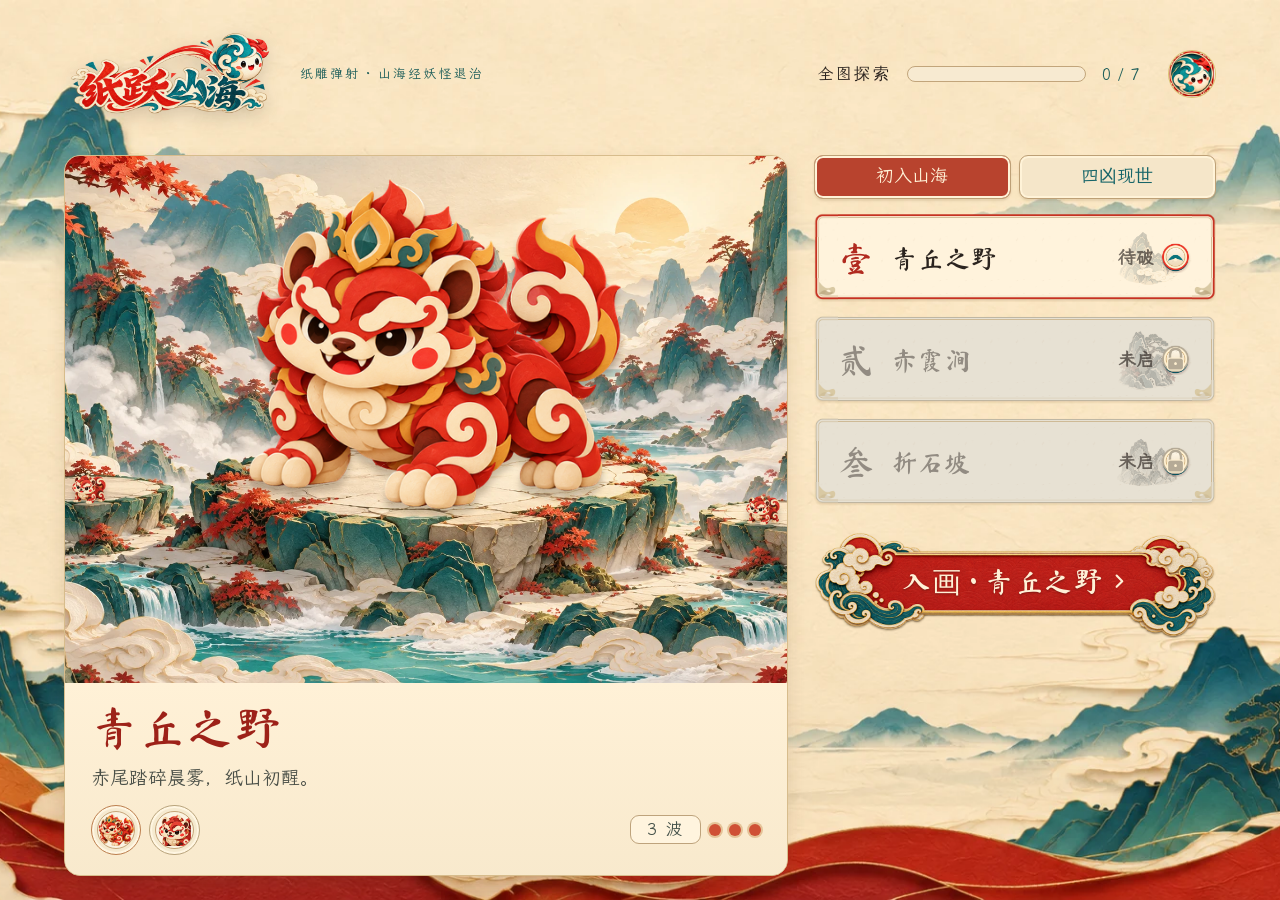
<file: index.html>
<!doctype html>
<html lang="zh-CN">
  <head>
    <meta charset="UTF-8" />
    <meta name="viewport" content="width=device-width, initial-scale=1.0, maximum-scale=1.0, user-scalable=no, viewport-fit=cover" />
    <meta name="theme-color" content="#241e1b" />
    <link rel="icon" type="image/png" href="./favicon.png" />
    <title>纸跃山海 · 纸雕弹射</title>
    <script type="module" crossorigin src="./assets/index-Qa_ROfz3.js"></script>
    <link rel="stylesheet" crossorigin href="./assets/index-C4Kye-4t.css">
  </head>
  <body>
    <div id="app">
      <div id="stage-host" aria-hidden="true"></div>
      <div id="hud"></div>
      <div id="boot">
        <img class="boot-icon" src="./art2/app-icon.png" alt="纸跃山海" />
        <p>裁纸成兽，落墨成山</p>
      </div>
    </div>
  </body>
</html>
</file>
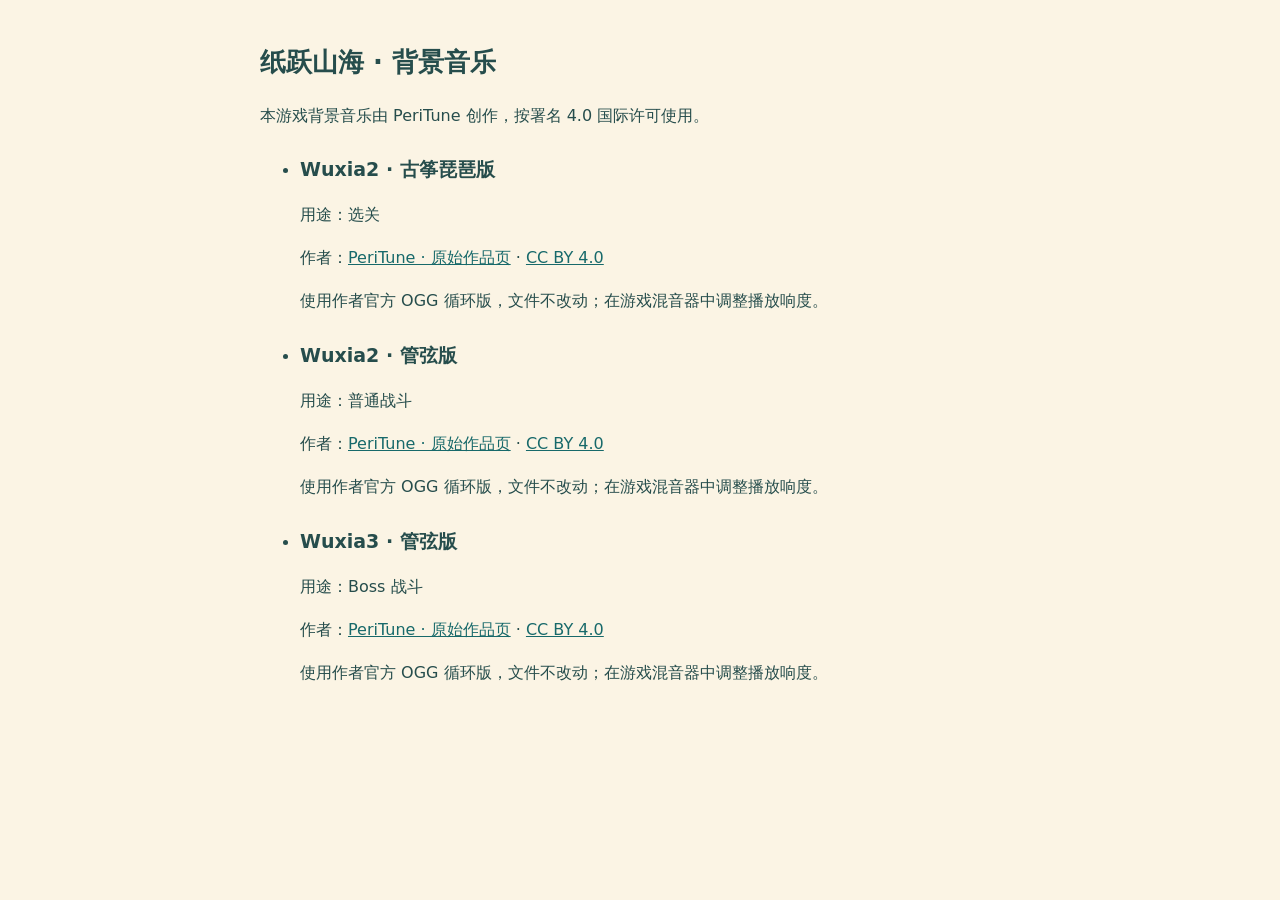
<file: audio/v1/music-v1/credits.html>
<!doctype html><html lang="zh-CN"><meta charset="utf-8"><meta name="viewport" content="width=device-width,initial-scale=1"><title>纸跃山海 · 音乐署名</title><style>body{font:16px/1.7 system-ui,sans-serif;max-width:760px;margin:40px auto;padding:0 24px;color:#264d4c;background:#fbf4e4}h1{font-size:26px}h2{font-size:19px}li{margin:24px 0}a{color:#17696a}</style><h1>纸跃山海 · 背景音乐</h1><p>本游戏背景音乐由 PeriTune 创作，按署名 4.0 国际许可使用。</p><ul><li><h2>Wuxia2 · 古筝琵琶版</h2><p>用途：选关</p><p>作者：<a href="https://peritune.com/blog/2018/10/13/wuxia2/">PeriTune · 原始作品页</a> · <a href="https://creativecommons.org/licenses/by/4.0/">CC BY 4.0</a></p><p>使用作者官方 OGG 循环版，文件不改动；在游戏混音器中调整播放响度。</p></li><li><h2>Wuxia2 · 管弦版</h2><p>用途：普通战斗</p><p>作者：<a href="https://peritune.com/blog/2018/10/13/wuxia2/">PeriTune · 原始作品页</a> · <a href="https://creativecommons.org/licenses/by/4.0/">CC BY 4.0</a></p><p>使用作者官方 OGG 循环版，文件不改动；在游戏混音器中调整播放响度。</p></li><li><h2>Wuxia3 · 管弦版</h2><p>用途：Boss 战斗</p><p>作者：<a href="https://peritune.com/blog/2021/05/22/wuxia3/">PeriTune · 原始作品页</a> · <a href="https://creativecommons.org/licenses/by/4.0/">CC BY 4.0</a></p><p>使用作者官方 OGG 循环版，文件不改动；在游戏混音器中调整播放响度。</p></li></ul></html>
</file>
